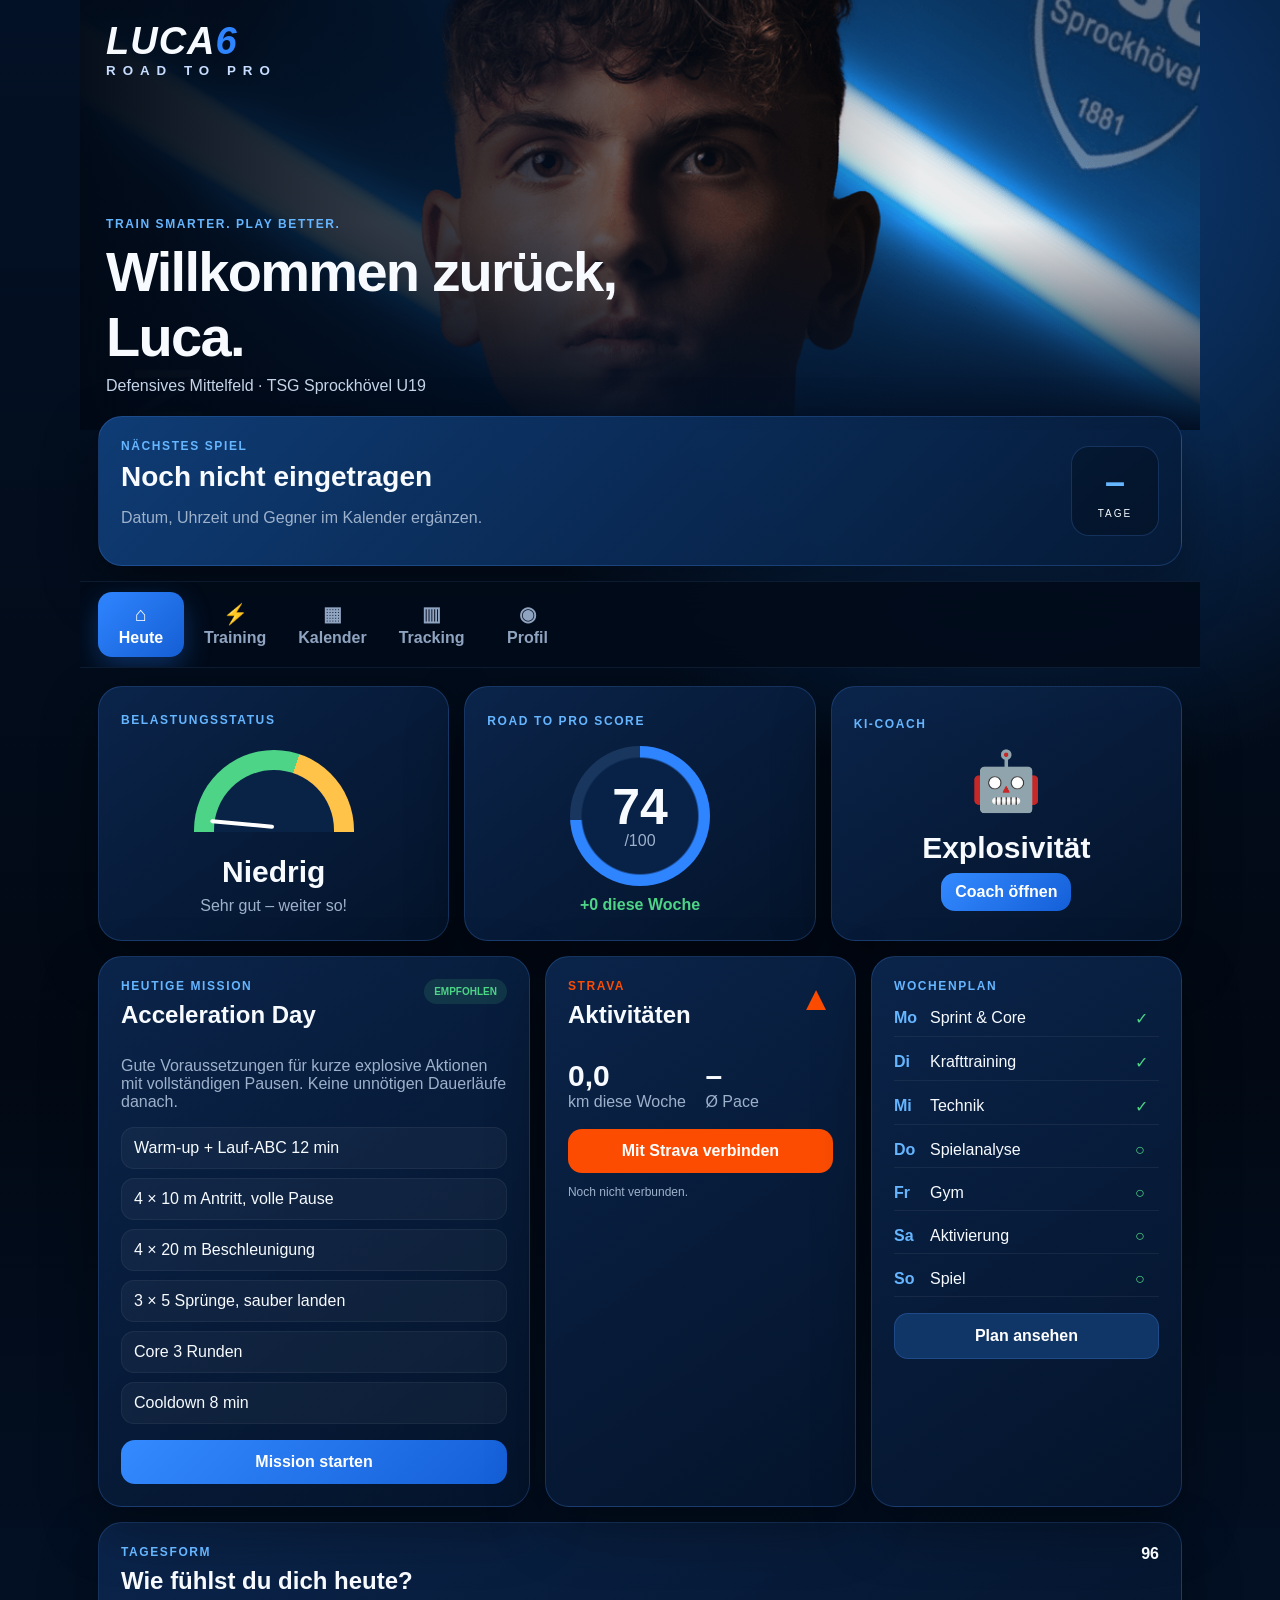
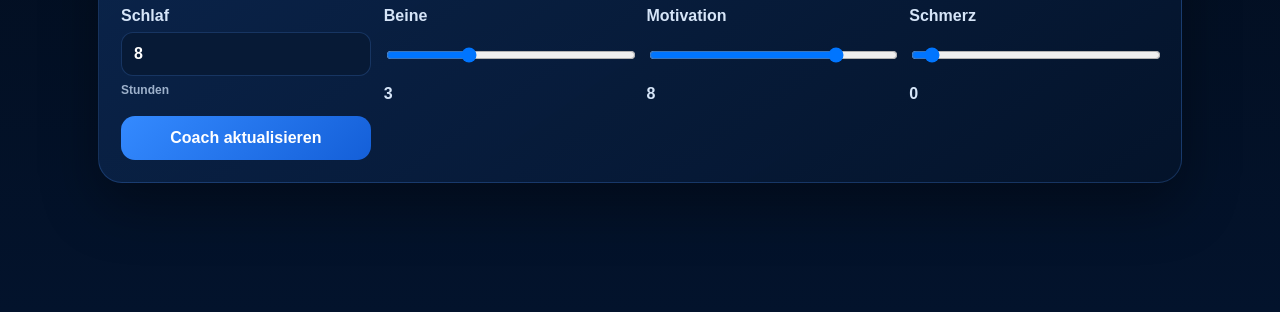
<file: index.html>
<!doctype html>
<html lang="de">
<head>
  <meta charset="UTF-8" />
  <meta name="viewport" content="width=device-width,initial-scale=1,viewport-fit=cover" />
  <meta name="theme-color" content="#04152d" />
  <meta name="apple-mobile-web-app-capable" content="yes" />
  <meta name="apple-mobile-web-app-status-bar-style" content="black-translucent" />
  <meta name="apple-mobile-web-app-title" content="LUCA6" />
  <meta name="description" content="LUCA6 – Road to Pro: persönliche Fußball-Performance-App." />
  <link rel="manifest" href="manifest.webmanifest" />
  <link rel="apple-touch-icon" href="icons/icon-192.png" />
  <link rel="stylesheet" href="styles.css" />
  <title>LUCA6 – Road to Pro</title>
</head>
<body>
  <div class="app-shell">
    <header class="hero">
      <img class="hero-photo" src="assets/luca-hero.png" alt="Luca im Trikot der TSG Sprockhövel" />
      <div class="hero-overlay"></div>
      <div class="hero-top">
        <div class="logo"><strong>LUCA<span>6</span></strong><small>ROAD TO PRO</small></div>
        <button id="installBtn" class="icon-btn hidden" aria-label="App installieren">⬇</button>
      </div>
      <div class="hero-copy">
        <p>TRAIN SMARTER. PLAY BETTER.</p>
        <h1>Willkommen zurück, Luca.</h1>
        <span>Defensives Mittelfeld · TSG Sprockhövel U19</span>
      </div>
    </header>

    <main>
      <section class="match-card panel">
        <div>
          <p class="eyebrow">NÄCHSTES SPIEL</p>
          <h2 id="matchOpponent">Noch nicht eingetragen</h2>
          <p id="matchMeta" class="muted">Datum, Uhrzeit und Gegner im Kalender ergänzen.</p>
        </div>
        <div class="countdown"><strong id="countdownDays">–</strong><span>TAGE</span></div>
      </section>

      <nav class="quick-nav" aria-label="Hauptnavigation">
        <button class="nav-btn active" data-view="dashboard"><span>⌂</span>Heute</button>
        <button class="nav-btn" data-view="training"><span>⚡</span>Training</button>
        <button class="nav-btn" data-view="calendar"><span>▦</span>Kalender</button>
        <button class="nav-btn" data-view="tracking"><span>▥</span>Tracking</button>
        <button class="nav-btn" data-view="profile"><span>◉</span>Profil</button>
      </nav>

      <section id="dashboard" class="view active">
        <div class="metric-grid">
          <article class="panel metric readiness-panel">
            <p class="eyebrow">BELASTUNGSSTATUS</p>
            <div class="gauge"><i id="gaugeNeedle"></i></div>
            <strong id="loadStatus">Niedrig</strong>
            <span id="loadDetail">Sehr gut – weiter so!</span>
          </article>
          <article class="panel metric score-panel">
            <p class="eyebrow">ROAD TO PRO SCORE</p>
            <div class="score-ring"><strong id="proScore">74</strong><span>/100</span></div>
            <b id="scoreTrend">+0 diese Woche</b>
          </article>
          <article class="panel metric coach-panel">
            <p class="eyebrow">KI-COACH</p>
            <div class="bot">🤖</div>
            <strong id="coachFocus">Explosivität</strong>
            <button class="primary small" data-view-jump="coach">Coach öffnen</button>
          </article>
        </div>

        <div class="dashboard-grid">
          <article class="panel mission-panel">
            <div class="section-title"><div><p class="eyebrow">HEUTIGE MISSION</p><h2 id="missionTitle">Acceleration Day</h2></div><span id="sessionBadge" class="badge green">EMPFOHLEN</span></div>
            <p id="missionText" class="muted"></p>
            <ul id="sessionPlan" class="mission-list"></ul>
            <button class="primary wide" data-view-jump="training">Mission starten</button>
          </article>

          <article class="panel strava-panel">
            <div class="section-title"><div><p class="eyebrow orange">STRAVA</p><h2>Aktivitäten</h2></div><span class="strava-mark">▲</span></div>
            <div class="strava-stats"><div><strong id="stravaDistance">0,0</strong><span>km diese Woche</span></div><div><strong id="stravaPace">–</strong><span>Ø Pace</span></div></div>
            <button id="stravaConnect" class="strava-btn">Mit Strava verbinden</button>
            <p id="stravaStatus" class="muted compact">Noch nicht verbunden.</p>
          </article>

          <article class="panel week-panel">
            <p class="eyebrow">WOCHENPLAN</p>
            <div id="weekPlan" class="week-list"></div>
            <button class="secondary wide" data-view-jump="calendar">Plan ansehen</button>
          </article>
        </div>

        <article class="panel checkin-panel">
          <div class="section-title"><div><p class="eyebrow">TAGESFORM</p><h2>Wie fühlst du dich heute?</h2></div><strong id="readinessValue">82</strong></div>
          <form id="checkinForm" class="checkin-grid">
            <label>Schlaf<input id="sleep" type="number" min="0" max="12" step="0.5" value="8"><span>Stunden</span></label>
            <label>Beine<input id="soreness" type="range" min="0" max="10" value="3"><output id="sorenessOut">3</output></label>
            <label>Motivation<input id="motivation" type="range" min="0" max="10" value="8"><output id="motivationOut">8</output></label>
            <label>Schmerz<input id="pain" type="range" min="0" max="10" value="0"><output id="painOut">0</output></label>
            <button class="primary" type="submit">Coach aktualisieren</button>
          </form>
        </article>
      </section>

      <section id="coach" class="view">
        <article class="panel coach-detail">
          <p class="eyebrow">KI-COACH 1.0</p>
          <h2 id="coachHeadline">Heute ist ein Qualitätstag.</h2>
          <p id="coachMessage"></p>
          <div class="coach-facts"><div><span>Fokus</span><strong id="coachFocusDetail">Explosivität</strong></div><div><span>Intensität</span><strong id="coachIntensity">Hoch</strong></div><div><span>Dauer</span><strong id="coachDuration">45–55 min</strong></div></div>
        </article>
        <article class="panel notice"><strong>Gesundheitshinweis:</strong> Bei Schmerzen, Schwindel oder anhaltender Erschöpfung Training abbrechen und sportmedizinisch abklären.</article>
      </section>

      <section id="training" class="view">
        <article class="panel">
          <p class="eyebrow">TRAININGSLOG</p><h2>Einheit speichern</h2>
          <form id="trainingForm" class="form-grid">
            <label>Art<select id="trainingType"><option>Sprint</option><option>Kraft</option><option>Mannschaftstraining</option><option>Spiel</option><option>Lauf</option><option>Mobility</option><option>Regeneration</option></select></label>
            <label>Dauer<input id="duration" type="number" min="1" max="300" value="60"><span>Minuten</span></label>
            <label>Intensität<input id="rpe" type="range" min="1" max="10" value="7"><output id="rpeOut">7</output></label>
            <label class="full">Notiz<textarea id="note" rows="3" placeholder="z. B. 6 × 20 m, Zeiten, Gefühl …"></textarea></label>
            <button class="primary full" type="submit">Einheit speichern</button>
          </form>
        </article>
        <article class="panel"><p class="eyebrow">VERLAUF</p><h2>Letzte Einheiten</h2><div id="trainingList" class="activity-list"></div></article>
      </section>

      <section id="calendar" class="view">
        <article class="panel"><p class="eyebrow">SPIELPLAN</p><h2>Nächstes Spiel eintragen</h2>
          <form id="matchForm" class="form-grid">
            <label>Gegner<input id="opponent" placeholder="z. B. SG Wattenscheid"></label>
            <label>Datum & Uhrzeit<input id="matchDate" type="datetime-local"></label>
            <label>Ort<select id="matchVenue"><option>Auswärts</option><option>Heim</option></select></label>
            <button class="primary" type="submit">Spiel speichern</button>
          </form>
        </article>
        <article class="panel"><p class="eyebrow">WOCHE</p><h2>Trainingsplan</h2><div id="weekPlanLarge" class="week-list large"></div></article>
      </section>

      <section id="tracking" class="view">
        <div class="metric-grid tracking-grid"><article class="panel metric"><p class="eyebrow">DIESE WOCHE</p><strong id="weekMinutes">0 min</strong><span id="weekSessions">0 Einheiten</span></article><article class="panel metric"><p class="eyebrow">TRAININGSSERIE</p><strong id="consistency">0 Tage</strong><span>in den letzten 7 Tagen</span></article></div>
        <article class="panel"><p class="eyebrow">6ER-PROFIL</p><h2>Leistungsprofil</h2><div id="skills" class="skills"></div></article>
      </section>

      <section id="profile" class="view">
        <article class="profile-card panel"><img src="assets/luca-hero.png" alt="Luca"><div><p class="eyebrow">SPIELERPROFIL</p><h2>Luca Hoppen</h2><p>Jahrgang 2009 · Defensives Mittelfeld</p><p>TSG Sprockhövel · U19 Westfalenliga</p></div></article>
        <article class="panel"><p class="eyebrow">STÄRKEN</p><div class="tag-cloud"><span>Passspiel</span><span>Spielintelligenz</span><span>Ausdauer</span><span>Zweikampf</span><span>Scanning</span></div></article>
      </section>
    </main>
  </div>
  <script src="config.js"></script>
  <script src="app.js"></script>
</body>
</html>
</file>
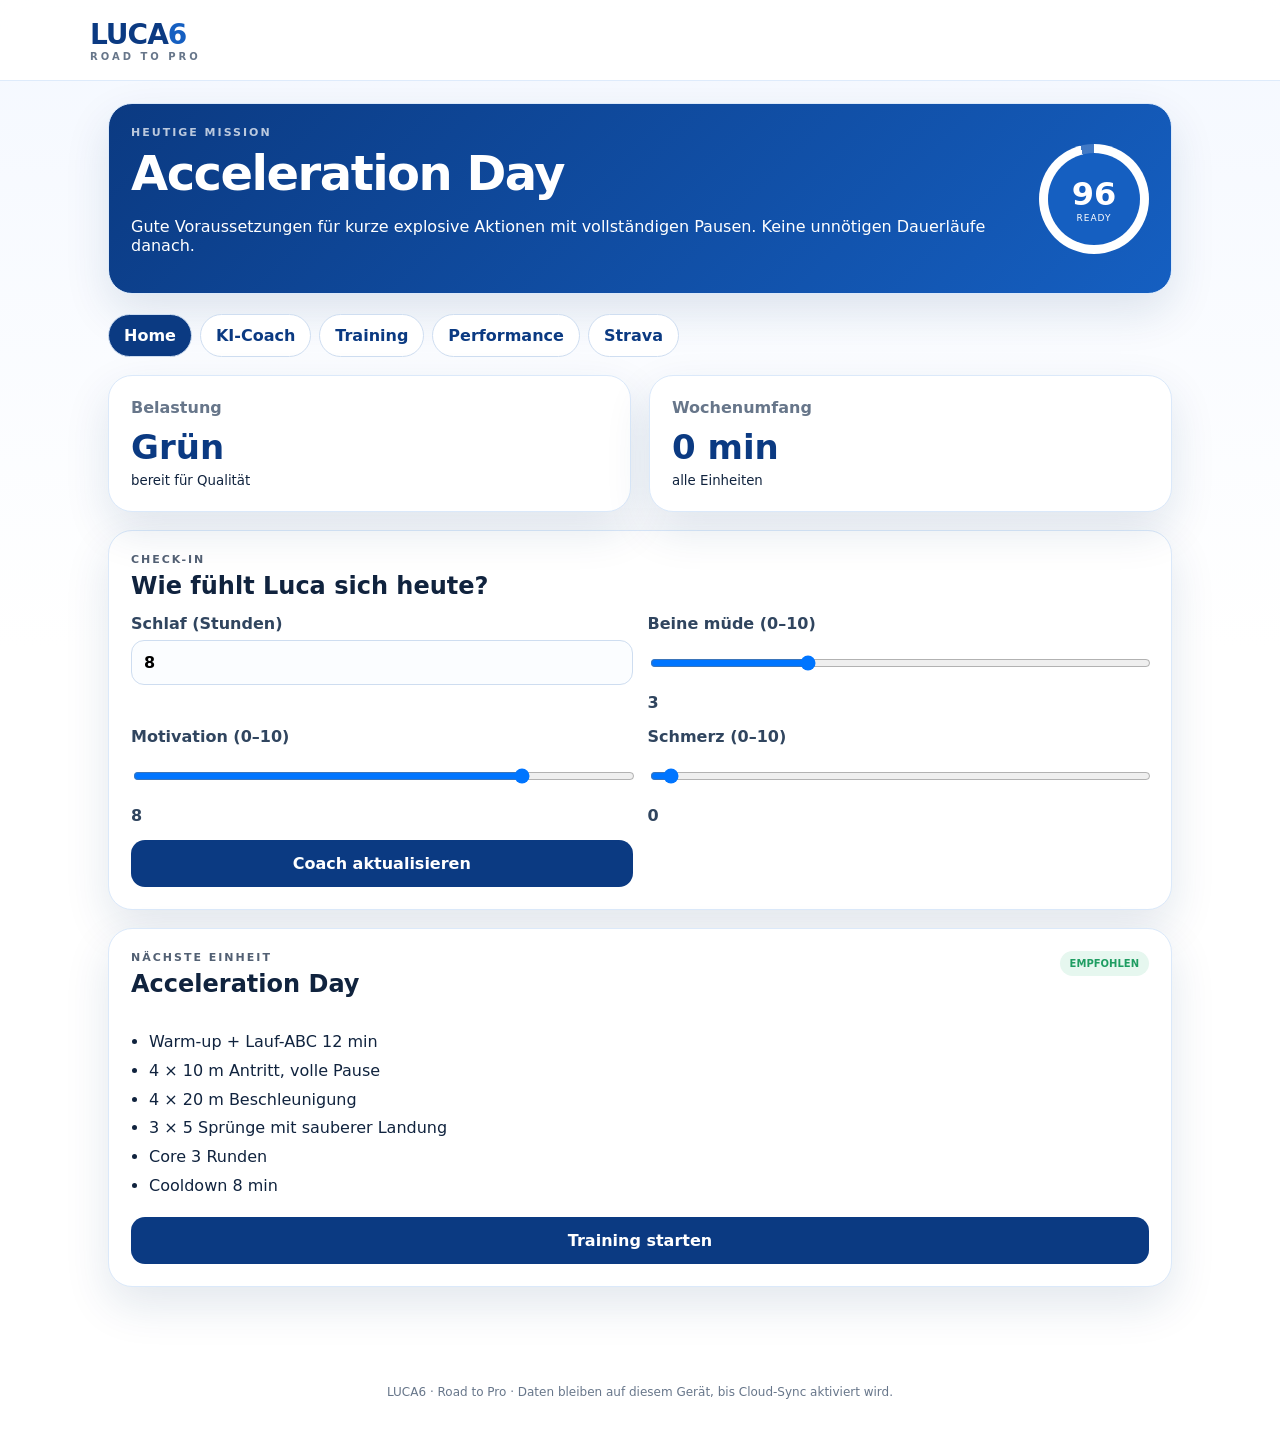
<file: luca6-road-to-pro/index.html>
<!doctype html>
<html lang="de">
<head>
  <meta charset="UTF-8" />
  <meta name="viewport" content="width=device-width, initial-scale=1.0, viewport-fit=cover" />
  <meta name="theme-color" content="#0b3a82" />
  <meta name="description" content="LUCA6 – Road to Pro: Training, Belastung, Strava und KI-Coach." />
  <link rel="manifest" href="manifest.webmanifest" />
  <link rel="apple-touch-icon" href="icons/icon-192.svg" />
  <link rel="stylesheet" href="styles.css" />
  <title>LUCA6 – Road to Pro</title>
</head>
<body>
  <header class="topbar">
    <div>
      <div class="brand">LUCA<span>6</span></div>
      <div class="tagline">ROAD TO PRO</div>
    </div>
    <button id="installBtn" class="ghost hidden">App installieren</button>
  </header>

  <main>
    <section class="hero card">
      <div>
        <p class="eyebrow">HEUTIGE MISSION</p>
        <h1 id="missionTitle">Explosivität & erster Schritt</h1>
        <p id="missionText">Kurze, saubere Sprints. Volle Qualität. Lange Pausen.</p>
      </div>
      <div id="readinessRing" class="ring"><span id="readinessValue">82</span><small>READY</small></div>
    </section>

    <nav class="tabs" aria-label="Bereiche">
      <button class="tab active" data-view="home">Home</button>
      <button class="tab" data-view="coach">KI-Coach</button>
      <button class="tab" data-view="training">Training</button>
      <button class="tab" data-view="performance">Performance</button>
      <button class="tab" data-view="strava">Strava</button>
    </nav>

    <section id="home" class="view active">
      <div class="grid two">
        <article class="card metric"><span>Belastung</span><strong id="loadStatus">Grün</strong><small id="loadDetail">bereit für Qualität</small></article>
        <article class="card metric"><span>Wochenumfang</span><strong id="weekMinutes">0 min</strong><small>alle Einheiten</small></article>
      </div>

      <article class="card">
        <div class="section-head"><div><p class="eyebrow">CHECK-IN</p><h2>Wie fühlt Luca sich heute?</h2></div></div>
        <form id="checkinForm" class="form-grid">
          <label>Schlaf (Stunden)<input id="sleep" type="number" min="0" max="12" step="0.5" value="8" /></label>
          <label>Beine müde (0–10)<input id="soreness" type="range" min="0" max="10" value="3" /><output id="sorenessOut">3</output></label>
          <label>Motivation (0–10)<input id="motivation" type="range" min="0" max="10" value="8" /><output id="motivationOut">8</output></label>
          <label>Schmerz (0–10)<input id="pain" type="range" min="0" max="10" value="0" /><output id="painOut">0</output></label>
          <button class="primary" type="submit">Coach aktualisieren</button>
        </form>
      </article>

      <article class="card">
        <div class="section-head"><div><p class="eyebrow">NÄCHSTE EINHEIT</p><h2 id="nextSessionTitle">Acceleration Day</h2></div><span id="sessionBadge" class="badge green">EMPFOHLEN</span></div>
        <ul id="sessionPlan" class="plan-list"></ul>
        <button class="primary wide" data-view-jump="training">Training starten</button>
      </article>
    </section>

    <section id="coach" class="view">
      <article class="card coach-card">
        <p class="eyebrow">KI-COACH 1.0</p>
        <h2 id="coachHeadline">Heute ist ein Qualitätstag.</h2>
        <p id="coachMessage"></p>
        <div class="coach-actions">
          <div><span>Fokus</span><strong id="coachFocus">Explosivität</strong></div>
          <div><span>Intensität</span><strong id="coachIntensity">Hoch</strong></div>
          <div><span>Dauer</span><strong id="coachDuration">45–55 min</strong></div>
        </div>
      </article>
      <article class="card warning"><strong>Gesundheitshinweis:</strong> Die App ersetzt keine medizinische oder sportärztliche Beratung. Bei Schmerzen, Schwindel oder anhaltender Erschöpfung Training abbrechen und fachlich abklären.</article>
    </section>

    <section id="training" class="view">
      <article class="card">
        <div class="section-head"><div><p class="eyebrow">TRAININGSLOG</p><h2>Einheit eintragen</h2></div></div>
        <form id="trainingForm" class="form-grid">
          <label>Art<select id="trainingType"><option>Sprint</option><option>Kraft</option><option>Mannschaftstraining</option><option>Spiel</option><option>Lauf</option><option>Mobility</option><option>Regeneration</option></select></label>
          <label>Dauer (Minuten)<input id="duration" type="number" min="1" max="300" value="60" /></label>
          <label>Intensität (1–10)<input id="rpe" type="range" min="1" max="10" value="7" /><output id="rpeOut">7</output></label>
          <label>Notiz<textarea id="note" rows="3" placeholder="z. B. 6 × 20 m, Zeiten, Gefühl ..."></textarea></label>
          <button class="primary" type="submit">Einheit speichern</button>
        </form>
      </article>
      <article class="card"><h2>Letzte Einheiten</h2><div id="trainingList" class="activity-list"></div></article>
    </section>

    <section id="performance" class="view">
      <div class="grid two">
        <article class="card score"><span>Road-to-Pro Score</span><strong id="proScore">74</strong><small>/100</small></article>
        <article class="card score"><span>Trainingskonstanz</span><strong id="consistency">0</strong><small>Einheiten / 7 Tage</small></article>
      </div>
      <article class="card"><h2>6er-Profil</h2><div id="skills" class="skills"></div></article>
    </section>

    <section id="strava" class="view">
      <article class="card strava-card">
        <p class="eyebrow">STRAVA</p>
        <h2>Aktivitäten automatisch übernehmen</h2>
        <p>Die sichere Verbindung benötigt einen kleinen Serverdienst. Der geheime Strava-Schlüssel bleibt dort und wird niemals in GitHub Pages gespeichert.</p>
        <button id="stravaConnect" class="strava-btn">Mit Strava verbinden</button>
        <p id="stravaStatus" class="muted">Noch nicht verbunden.</p>
      </article>
      <article class="card"><h2>Importierte Aktivitäten</h2><div id="stravaActivities" class="activity-list"><p class="muted">Nach der Verbindung erscheinen Läufe hier automatisch.</p></div></article>
    </section>
  </main>

  <footer>LUCA6 · Road to Pro · Daten bleiben auf diesem Gerät, bis Cloud-Sync aktiviert wird.</footer>
  <script src="config.js"></script>
  <script src="app.js"></script>
</body>
</html>
</file>
<file: styles.css>
:root{--bg:#020b19;--bg2:#061a35;--panel:rgba(7,27,56,.88);--panel2:rgba(12,42,82,.92);--line:rgba(83,151,255,.22);--blue:#2f85ff;--blue2:#65b5ff;--text:#f7fbff;--muted:#9eb1cb;--green:#4dd486;--amber:#ffc34a;--red:#ff5d62;--orange:#fc4c02;--shadow:0 22px 55px rgba(0,0,0,.35)}*{box-sizing:border-box}html{background:var(--bg)}body{margin:0;color:var(--text);font-family:Inter,ui-sans-serif,-apple-system,BlinkMacSystemFont,"Segoe UI",sans-serif;background:radial-gradient(circle at 80% 10%,#0d3e7a 0,transparent 30%),linear-gradient(180deg,#031126,#020914 55%,#03132c);min-height:100vh}button,input,select,textarea{font:inherit}.app-shell{max-width:1120px;margin:auto;min-height:100vh}.hero{height:430px;position:relative;overflow:hidden;background:#061b38}.hero-photo{position:absolute;inset:0;width:100%;height:100%;object-fit:cover;object-position:center 27%}.hero-overlay{position:absolute;inset:0;background:linear-gradient(90deg,rgba(1,9,22,.98) 0,rgba(1,12,29,.72) 42%,rgba(1,12,29,.08) 75%),linear-gradient(0deg,#031127 0,transparent 48%)}.hero-top,.hero-copy{position:relative;z-index:2}.hero-top{display:flex;justify-content:space-between;padding:calc(20px + env(safe-area-inset-top)) 26px 0}.logo strong{font-size:38px;font-style:italic;letter-spacing:1px}.logo strong span{color:var(--blue)}.logo small{display:block;letter-spacing:7px;font-weight:800;color:#c7ddff}.hero-copy{position:absolute;left:26px;bottom:35px;max-width:560px}.hero-copy p,.eyebrow{margin:0 0 8px;color:var(--blue2);font-size:12px;letter-spacing:1.6px;font-weight:900}.hero-copy h1{font-size:clamp(30px,5vw,56px);margin:0 0 8px;letter-spacing:-1.7px}.hero-copy span{color:#c4d4e9}.icon-btn{border:1px solid var(--line);background:rgba(4,18,40,.7);color:#fff;border-radius:14px;width:44px;height:44px}.hidden{display:none!important}main{padding:0 18px 100px;transform:translateY(-14px)}.panel{background:linear-gradient(145deg,rgba(11,38,77,.94),rgba(4,20,43,.96));border:1px solid var(--line);border-radius:24px;box-shadow:var(--shadow);padding:22px}.match-card{display:flex;justify-content:space-between;align-items:center;gap:18px;margin-bottom:15px;background:linear-gradient(135deg,rgba(15,61,119,.98),rgba(5,26,55,.96))}.match-card h2{font-size:28px;margin:3px 0 6px}.countdown{min-width:88px;text-align:center;padding:14px;border-radius:18px;background:rgba(0,0,0,.25);border:1px solid var(--line)}.countdown strong{display:block;font-size:36px;color:var(--blue2)}.countdown span{font-size:10px;letter-spacing:2px}.quick-nav{position:sticky;top:0;z-index:10;display:flex;gap:8px;overflow-x:auto;margin:0 -18px 18px;padding:10px 18px;background:rgba(2,11,25,.88);backdrop-filter:blur(18px);border-block:1px solid rgba(91,145,220,.12)}.nav-btn{min-width:86px;border:0;background:transparent;color:#8fa4c1;padding:10px 12px;border-radius:14px;font-weight:800}.nav-btn span{display:block;font-size:20px;margin-bottom:3px}.nav-btn.active{color:#fff;background:linear-gradient(135deg,#2f85ff,#155ed4);box-shadow:0 10px 28px rgba(38,124,255,.32)}.view{display:none}.view.active{display:block}.metric-grid{display:grid;grid-template-columns:repeat(3,1fr);gap:15px;margin-bottom:15px}.metric{min-height:255px;text-align:center;display:flex;flex-direction:column;justify-content:center;align-items:center}.metric .eyebrow{align-self:flex-start}.metric>strong{font-size:30px;margin:8px 0}.metric>span{color:var(--muted)}.gauge{width:160px;height:82px;border-radius:160px 160px 0 0;background:conic-gradient(from 270deg at 50% 100%,var(--green) 0 30%,var(--amber) 30% 63%,var(--red) 63% 100%);position:relative;overflow:hidden;margin:15px auto}.gauge:after{content:"";position:absolute;left:20px;right:20px;bottom:0;height:62px;border-radius:120px 120px 0 0;background:#092347}.gauge i{position:absolute;z-index:2;width:64px;height:4px;background:#fff;left:50%;bottom:3px;transform-origin:left center;transform:rotate(200deg);border-radius:4px;transition:.4s}.score-ring{width:140px;height:140px;border-radius:50%;display:grid;place-content:center;background:radial-gradient(circle,#082146 58%,transparent 60%),conic-gradient(var(--blue) 74%,#18365e 0);margin:10px auto}.score-ring strong{font-size:50px;line-height:1}.score-ring span{color:var(--muted)}.score-panel b{color:var(--green)}.bot{font-size:58px;margin:8px 0}.dashboard-grid{display:grid;grid-template-columns:1.25fr .9fr .9fr;gap:15px;margin-bottom:15px}.section-title{display:flex;justify-content:space-between;align-items:flex-start;gap:10px}.section-title h2,h2{margin:0 0 12px}.badge{padding:7px 10px;border-radius:999px;font-size:10px;font-weight:900}.badge.green{background:rgba(77,212,134,.13);color:var(--green)}.badge.amber{background:rgba(255,195,74,.13);color:var(--amber)}.badge.red{background:rgba(255,93,98,.13);color:var(--red)}.mission-list{padding:0;list-style:none;display:grid;gap:9px}.mission-list li{padding:11px 12px;border-radius:13px;background:rgba(255,255,255,.04);border:1px solid rgba(255,255,255,.05)}.primary,.secondary,.strava-btn{border:0;border-radius:14px;padding:13px 16px;color:#fff;font-weight:900;cursor:pointer}.primary{background:linear-gradient(135deg,#348aff,#145fd8)}.secondary{background:#103567;border:1px solid var(--line)}.strava-btn{background:var(--orange);width:100%}.small{padding:10px 14px}.wide{width:100%}.strava-mark{font-size:34px;color:var(--orange)}.strava-stats{display:grid;grid-template-columns:1fr 1fr;gap:10px;margin:18px 0}.strava-stats strong{display:block;font-size:30px}.strava-stats span,.muted{color:var(--muted)}.compact{font-size:12px}.week-list{display:grid;gap:8px;margin-bottom:16px}.week-row{display:grid;grid-template-columns:28px 1fr 24px;gap:8px;padding:8px 0;border-bottom:1px solid rgba(255,255,255,.06)}.week-row b{color:var(--blue2)}.week-row em{font-style:normal;color:var(--green)}.checkin-panel{margin-bottom:15px}.checkin-grid,.form-grid{display:grid;grid-template-columns:repeat(4,1fr);gap:13px}.checkin-grid label,.form-grid label{display:flex;flex-direction:column;gap:7px;color:#d6e5f8;font-weight:750}.checkin-grid label span,.form-grid label span{color:var(--muted);font-size:12px}.checkin-grid input,.form-grid input,.form-grid select,.form-grid textarea{width:100%;border:1px solid var(--line);background:#071a36;color:#fff;border-radius:12px;padding:12px}.checkin-grid button{align-self:end}.full{grid-column:1/-1}.coach-detail{margin-bottom:15px}.coach-facts{display:grid;grid-template-columns:repeat(3,1fr);gap:12px;margin-top:18px}.coach-facts div{background:rgba(255,255,255,.04);border:1px solid var(--line);border-radius:16px;padding:15px}.coach-facts span{display:block;color:var(--muted);font-size:11px}.notice{border-left:4px solid var(--amber);color:#dbe9fa}.activity-list{display:grid;gap:9px}.activity{display:flex;justify-content:space-between;gap:10px;padding:13px;border-radius:14px;background:rgba(255,255,255,.04)}.activity small{display:block;color:var(--muted);margin-top:3px}.tracking-grid{grid-template-columns:repeat(2,1fr)}.tracking-grid .metric{min-height:170px}.skills{display:grid;gap:13px}.skill-row{display:grid;grid-template-columns:140px 1fr 35px;align-items:center;gap:10px}.bar{height:9px;border-radius:99px;background:#143259;overflow:hidden}.bar i{display:block;height:100%;background:linear-gradient(90deg,#2c7dff,#6fc2ff)}.profile-card{display:grid;grid-template-columns:180px 1fr;gap:22px;align-items:center;margin-bottom:15px}.profile-card img{width:180px;height:220px;object-fit:cover;object-position:center 20%;border-radius:20px}.tag-cloud{display:flex;flex-wrap:wrap;gap:10px}.tag-cloud span{padding:10px 13px;border:1px solid var(--line);background:rgba(47,133,255,.08);border-radius:99px}.orange{color:var(--orange)}@media(max-width:850px){.metric-grid{grid-template-columns:1fr 1fr}.coach-panel{grid-column:1/-1;min-height:180px}.dashboard-grid{grid-template-columns:1fr 1fr}.mission-panel{grid-column:1/-1}.checkin-grid,.form-grid{grid-template-columns:1fr 1fr}}@media(max-width:600px){.hero{height:390px}.hero-photo{object-position:60% 22%}.hero-overlay{background:linear-gradient(90deg,rgba(1,9,22,.97) 0,rgba(1,12,29,.58) 60%,rgba(1,12,29,.08)),linear-gradient(0deg,#031127 0,transparent 55%)}.hero-top{padding-inline:18px}.logo strong{font-size:31px}.hero-copy{left:18px;bottom:28px;max-width:72%}.hero-copy h1{font-size:31px}.hero-copy span{font-size:13px}.match-card{padding:18px}.match-card h2{font-size:21px}.metric-grid,.dashboard-grid,.tracking-grid{grid-template-columns:1fr 1fr}.metric{min-height:220px;padding:16px}.coach-panel,.mission-panel,.strava-panel,.week-panel{grid-column:1/-1}.checkin-grid,.form-grid{grid-template-columns:1fr}.coach-facts{grid-template-columns:1fr}.profile-card{grid-template-columns:110px 1fr}.profile-card img{width:110px;height:150px}.skill-row{grid-template-columns:105px 1fr 32px}.panel{border-radius:20px;padding:18px}}
</file>
<file: luca6-road-to-pro/styles.css>
:root{--blue:#0b3a82;--blue2:#155fc1;--light:#eaf3ff;--ink:#10233e;--muted:#67768a;--white:#fff;--green:#1f9d62;--amber:#e59a12;--red:#d74444;--shadow:0 18px 45px rgba(15,55,105,.12)}*{box-sizing:border-box}body{margin:0;font-family:Inter,system-ui,-apple-system,Segoe UI,sans-serif;background:linear-gradient(180deg,#f4f8ff,#fff 45%);color:var(--ink)}button,input,select,textarea{font:inherit}.topbar{position:sticky;top:0;z-index:10;display:flex;justify-content:space-between;align-items:center;padding:18px max(18px,calc((100vw - 1100px)/2));background:rgba(255,255,255,.92);backdrop-filter:blur(16px);border-bottom:1px solid #deebfb}.brand{font-size:28px;font-weight:900;letter-spacing:-1px;color:var(--blue)}.brand span{color:var(--blue2)}.tagline{font-size:10px;letter-spacing:3px;font-weight:800;color:var(--muted)}main{max-width:1100px;margin:auto;padding:22px 18px 80px}.card{background:var(--white);border:1px solid #dbe9fa;border-radius:24px;padding:22px;box-shadow:var(--shadow);margin-bottom:18px}.hero{background:linear-gradient(135deg,var(--blue),var(--blue2));color:#fff;display:flex;justify-content:space-between;align-items:center;gap:20px}.hero h1{font-size:clamp(28px,5vw,48px);margin:4px 0 8px;letter-spacing:-1.5px}.eyebrow{margin:0 0 6px;font-size:11px;font-weight:900;letter-spacing:2px;opacity:.72}.ring{width:110px;height:110px;flex:0 0 110px;border-radius:50%;display:grid;place-content:center;text-align:center;background:conic-gradient(#fff 82%,rgba(255,255,255,.2) 0);position:relative}.ring:after{content:"";position:absolute;inset:9px;border-radius:50%;background:var(--blue2)}.ring span,.ring small{position:relative;z-index:1}.ring span{font-size:32px;font-weight:900}.ring small{font-size:9px;letter-spacing:1px}.tabs{display:flex;gap:8px;overflow:auto;padding:2px 0 18px}.tab,.ghost{border:1px solid #cfdef1;background:#fff;color:var(--blue);padding:11px 15px;border-radius:999px;font-weight:800;white-space:nowrap}.tab.active{background:var(--blue);color:#fff}.view{display:none}.view.active{display:block}.grid{display:grid;gap:18px}.grid.two{grid-template-columns:repeat(2,minmax(0,1fr))}.metric span,.score span{display:block;color:var(--muted);font-weight:700}.metric strong,.score strong{display:block;font-size:34px;margin:10px 0 3px;color:var(--blue)}.section-head{display:flex;justify-content:space-between;align-items:flex-start;gap:10px}.section-head h2,h2{margin:0 0 14px}.badge{padding:7px 10px;border-radius:999px;font-size:10px;font-weight:900}.badge.green{background:#e6f7ef;color:var(--green)}.badge.amber{background:#fff4dd;color:#a66700}.badge.red{background:#ffe8e8;color:var(--red)}.form-grid{display:grid;grid-template-columns:repeat(2,minmax(0,1fr));gap:15px}.form-grid label{display:flex;flex-direction:column;gap:7px;font-weight:750;color:#30455f}.form-grid input,.form-grid select,.form-grid textarea{width:100%;border:1px solid #ceddf0;border-radius:13px;padding:12px;background:#fbfdff}.form-grid button{align-self:end}.primary,.strava-btn{border:0;border-radius:14px;padding:14px 18px;background:var(--blue);color:#fff;font-weight:900;cursor:pointer}.strava-btn{background:#fc4c02}.wide{width:100%}.plan-list{padding-left:18px;line-height:1.8}.coach-card{background:linear-gradient(145deg,#fff,#edf5ff)}.coach-actions{display:grid;grid-template-columns:repeat(3,1fr);gap:12px;margin-top:20px}.coach-actions div{background:#fff;border:1px solid #d9e8fa;border-radius:16px;padding:14px}.coach-actions span{display:block;font-size:11px;color:var(--muted)}.coach-actions strong{display:block;margin-top:5px}.warning{border-left:5px solid var(--amber);box-shadow:none}.activity-list{display:grid;gap:10px}.activity{display:flex;justify-content:space-between;gap:10px;padding:14px;border-radius:15px;background:#f4f8fd}.activity strong{display:block}.activity small{color:var(--muted)}.skills{display:grid;gap:13px}.skill-row{display:grid;grid-template-columns:130px 1fr 34px;gap:10px;align-items:center}.bar{height:10px;border-radius:99px;background:#e5edf8;overflow:hidden}.bar i{display:block;height:100%;background:linear-gradient(90deg,var(--blue),#55a2ff)}.muted{color:var(--muted)}footer{text-align:center;padding:0 18px 35px;color:var(--muted);font-size:12px}.hidden{display:none!important}@media(max-width:700px){.grid.two,.form-grid{grid-template-columns:1fr}.hero{align-items:flex-start}.ring{width:90px;height:90px;flex-basis:90px}.coach-actions{grid-template-columns:1fr}.skill-row{grid-template-columns:95px 1fr 30px}.card{border-radius:20px;padding:18px}}
</file>
